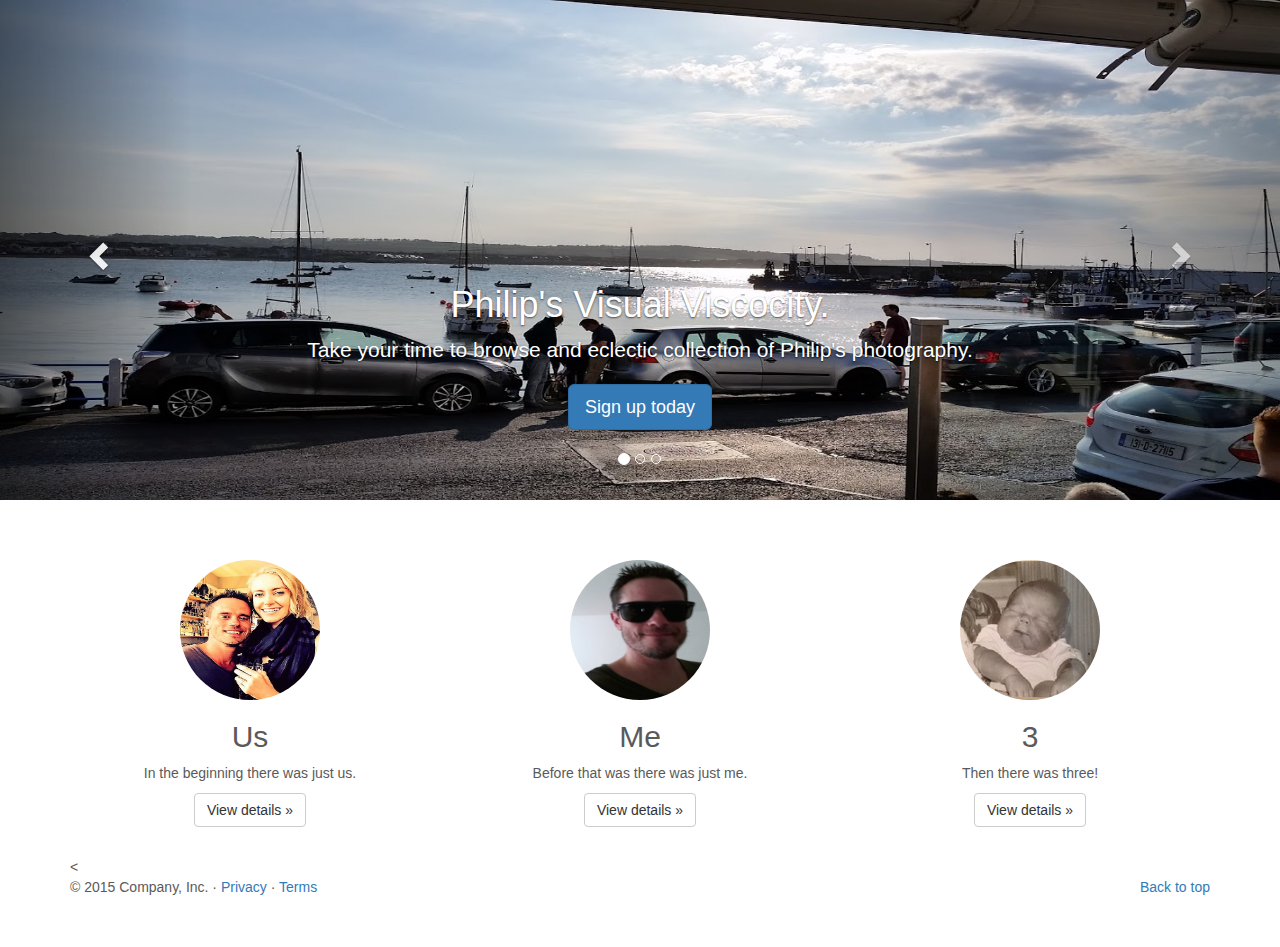
<file: philip.html>
<!DOCTYPE html>
<html lang="en">
  <head>
    <title>Philip the Person</title>
    <meta charset="utf-8">
    <meta http-equiv="X-UA-Compatible" content="IE=edge">
    <meta name="viewport" content="width=device-width, initial-scale=1">
    <!-- The above 3 meta tags *must* come first in the head; any other head content must come *after* these tags -->
    <link rel="icon" href="img/philipfavicon.ico">
    <!-- Bootstrap core CSS -->
    <link href="https://maxcdn.bootstrapcdn.com/bootstrap/3.3.7/css/bootstrap.min.css" rel="stylesheet" integrity="sha384-BVYiiSIFeK1dGmJRAkycuHAHRg32OmUcww7on3RYdg4Va+PmSTsz/K68vbdEjh4u" crossorigin="anonymous">
    <!--<link rel="stylesheet" href="css/main.css">-->
    <link rel="stylesheet" href="css/carousel.css">
    <link href="https://fonts.googleapis.com/css?family=Indie+Flower|Secular+One|Tillana" rel="stylesheet">
  
  </head>
<!-- NAVBAR
================================================== -->
  <body>
<!--
    <nav>
                <ul class="nav masthead-nav">
                  <li class="active"><a href="#">Timeline</a></li>
                  <li><a href="#">Family Tree</a></li>
                  <li><a href="#">Global</a></li>
                </ul>
              </nav>
    <div class="navbar-wrapper">
      <div class="container">

        <nav class="navbar navbar-inverse navbar-static-top">
          <div class="container">
            <div class="navbar-header">
              <button type="button" class="navbar-toggle collapsed" data-toggle="collapse" data-target="#navbar" aria-expanded="false" aria-controls="navbar">
                <span class="sr-only">Toggle navigation</span>
                <span class="icon-bar"></span>
                <span class="icon-bar"></span>
                <span class="icon-bar"></span>
              </button>
              <a class="navbar-brand" href="#">Project name</a>
            </div>
            <div id="navbar" class="navbar-collapse collapse">
              <ul class="nav navbar-nav">
                <li class="active"><a href="#">Home</a></li>
                <li><a href="#about">About</a></li>
                <li><a href="#contact">Contact</a></li>
                <li class="dropdown">
                  <a href="#" class="dropdown-toggle" data-toggle="dropdown" role="button" aria-haspopup="true" aria-expanded="false">Dropdown <span class="caret"></span></a>
                  <ul class="dropdown-menu">
                    <li><a href="#">Action</a></li>
                    <li><a href="#">Another action</a></li>
                    <li><a href="#">Something else here</a></li>
                    <li role="separator" class="divider"></li>
                    <li class="dropdown-header">Nav header</li>
                    <li><a href="#">Separated link</a></li>
                    <li><a href="#">One more separated link</a></li>
                  </ul>
                </li>
              </ul>
            </div>
          </div>
        </nav>

      </div>
    </div>
-->

    <!-- Carousel
    ================================================== -->
    <div id="myCarousel" class="carousel slide" data-ride="carousel">
      <!-- Indicators -->
      <ol class="carousel-indicators">
        <li data-target="#myCarousel" data-slide-to="0" class="active"></li>
        <li data-target="#myCarousel" data-slide-to="1"></li>
        <li data-target="#myCarousel" data-slide-to="2"></li>
      </ol>
      <div class="carousel-inner" role="listbox">
        <div class="item active">
          <img class="first-slide" src="img\skerriesharbour.jpg" alt="First slide">
          <div class="container">
            <div class="carousel-caption">
              <h1>Philip's Visual Viscocity.</h1>
              <p>Take your time to browse and eclectic collection of Philip's photography.</p>
              <p><a class="btn btn-lg btn-primary" href="#" role="button">Sign up today</a></p>
            </div>
          </div>
        </div>
        <div class="item">
          <img class="second-slide" src="img\time.jpe" alt="Second slide">
          <div class="container">
            <div class="carousel-caption">
              <h1>Timeline.</h1>
              <p>Let me take you for a ride on my timeline.</p>
              <p><a class="btn btn-lg btn-primary" href="timeline2.html" role="button">Let's Fly</a></p>
            </div>
          </div>
        </div>
        <div class="item">
          <img class="third-slide" src="img/oldMap.jpg" alt="Third slide">
          <div class="container">
            <div class="carousel-caption">
              <h1>Global Philip.</h1>
              <p>Explore a clickable map of my life and times and around the globe.</p>
              <p><a class="btn btn-lg btn-primary" href="#" role="button">Explore</a></p>
            </div>
          </div>
        </div>
      </div>
      <a class="left carousel-control" href="#myCarousel" role="button" data-slide="prev">
        <span class="glyphicon glyphicon-chevron-left" aria-hidden="true"></span>
        <span class="sr-only">Previous</span>
      </a>
      <a class="right carousel-control" href="#myCarousel" role="button" data-slide="next">
        <span class="glyphicon glyphicon-chevron-right" aria-hidden="true"></span>
        <span class="sr-only">Next</span>
      </a>
    </div><!-- /.carousel -->


    <!-- Marketing messaging and featurettes
    ================================================== -->
    <!-- Wrap the rest of the page in another container to center all the content. -->

    <div class="container marketing">

      <!-- Three columns of text below the carousel -->
      <div class="row">
        <div class="col-lg-4">
          <img class="img-circle" src="img\usaus.jpg" alt="Generic placeholder image" width="140" height="140">
          <h2>Us</h2>
          <p>In the beginning there was just us.</p>
          <p><a class="btn btn-default" href="#" role="button">View details &raquo;</a></p>
        </div><!-- /.col-lg-4 -->
        <div class="col-lg-4">
          <img class="img-circle" src="img\philmouth.gif" alt="Generic placeholder image" width="140" height="140">
          <h2>Me</h2>
          <p>Before that was there was just me.</p>
          <p><a class="btn btn-default" href="#" role="button">View details &raquo;</a></p>
        </div><!-- /.col-lg-4 -->
        <div class="col-lg-4">
          <img class="img-circle" src="img\philbaby.jpg" alt="Generic placeholder image" width="140" height="140">
          <h2>3</h2>
          <p>Then there was three!</p>
          <p><a class="btn btn-default" href="https://www.facebook.com/sinead.wilde?fref=ts" role="button">View details &raquo;</a></p>
        </div><!-- /.col-lg-4 -->
      </div><!-- /.row -->


      <<!-- START THE FEATURETTES -->
      <!--
<div class="jumbotron">
  
      <hr class="featurette-divider">

      <div class="row featurette">
        <div class="col-md-7">
          <h2 class="featurette-heading">Sydney. <span class="text-muted">It'll blow your mind.</span></h2>
          <p class="lead">Donec ullamcorper nulla non metus auctor fringilla. Vestibulum id ligula porta felis euismod semper. Praesent commodo cursus magna, vel scelerisque nisl consectetur. Fusce dapibus, tellus ac cursus commodo.</p>
        </div>
        <div class="col-md-5">
          <img class="featurette-image img-responsive center-block" src="img\sydharbeve.jpg" alt="Generic placeholder image">
        </div>
      </div>

      <hr class="featurette-divider">

      <div class="row featurette">
        <div class="col-md-7 col-md-push-5">
          <h2 class="featurette-heading">Wicklow is Wicked. <span class="text-muted">See for yourself.</span></h2>
          <p class="lead">Donec ullamcorper nulla non metus auctor fringilla. Vestibulum id ligula porta felis euismod semper. Praesent commodo cursus magna, vel scelerisque nisl consectetur. Fusce dapibus, tellus ac cursus commodo.</p>
        </div>
        <div class="col-md-5 col-md-pull-7">
          <img class="featurette-image img-responsive center-block" src="img\wickwaterfall.jpg" alt="Generic placeholder image">
        
      </div>

      <hr class="featurette-divider">

      <div class="row featurette">
        <div class="col-md-7">
          <h2 class="featurette-heading">Mexicooooh! <span class="text-muted">Checkmate.</span></h2>
          <p class="lead">Donec ullamcorper nulla non metus auctor fringilla. Vestibulum id ligula porta felis euismod semper. Praesent commodo cursus magna, vel scelerisque nisl consectetur. Fusce dapibus, tellus ac cursus commodo.</p>
        </div>
        <div class="col-md-5">
          <img class="featurette-image img-responsive center-block" src="img\mexinfin.jpg" alt="Generic placeholder image">
        </div>
      </div>

      <hr class="featurette-divider">
      </div>
    </div>
-->
      <!-- /END THE FEATURETTES -->


      <!-- FOOTER -->
      <footer>
        <p class="pull-right"><a href="#">Back to top</a></p>
        <p>&copy; 2015 Company, Inc. &middot; <a href="#">Privacy</a> &middot; <a href="#">Terms</a></p>
      </footer>

    </div><!-- /.container -->


    <!-- Bootstrap core JavaScript
    ================================================== -->
    <!-- Placed at the end of the document so the pages load faster -->
    <script src="https://ajax.googleapis.com/ajax/libs/jquery/2.2.4/jquery.min.js"></script>
    <script src="https://maxcdn.bootstrapcdn.com/bootstrap/3.3.7/js/bootstrap.min.js" integrity="sha384-Tc5IQib027qvyjSMfHjOMaLkfuWVxZxUPnCJA7l2mCWNIpG9mGCD8wGNIcPD7Txa" crossorigin="anonymous"></script>
    <!-- below lines from Bootstrap template commenting out for now
    <script>window.jQuery || document.write('<script src="../../assets/js/vendor/jquery.min.js"><\/script>')</script>
    <script src="../../dist/js/bootstrap.min.js"></script>
    Just to make our placeholder images work. Don't actually copy the next line!
    <script src="../../assets/js/vendor/holder.min.js"></script>
    IE10 viewport hack for Surface/desktop Windows 8 bug
    <script src="../../assets/js/ie10-viewport-bug-workaround.js"></script>-->
  </body>
  
</html>
</file>
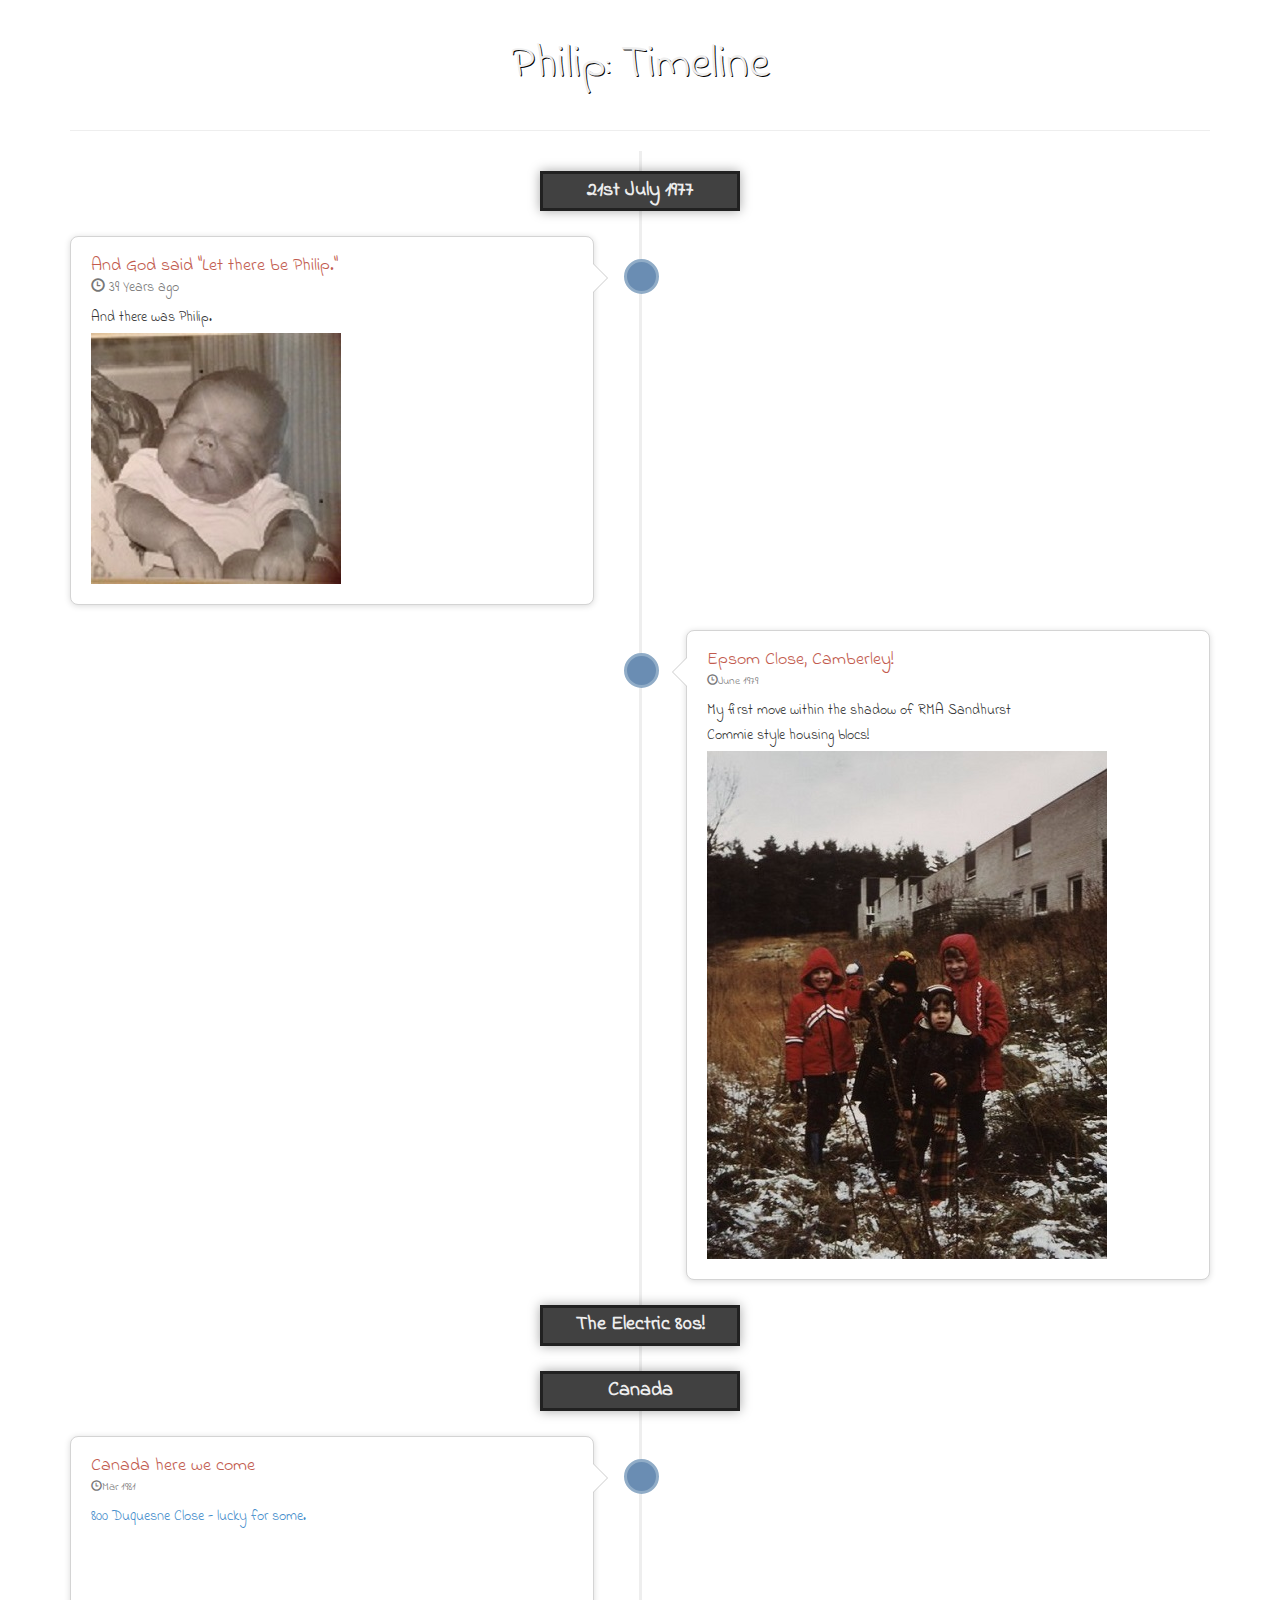
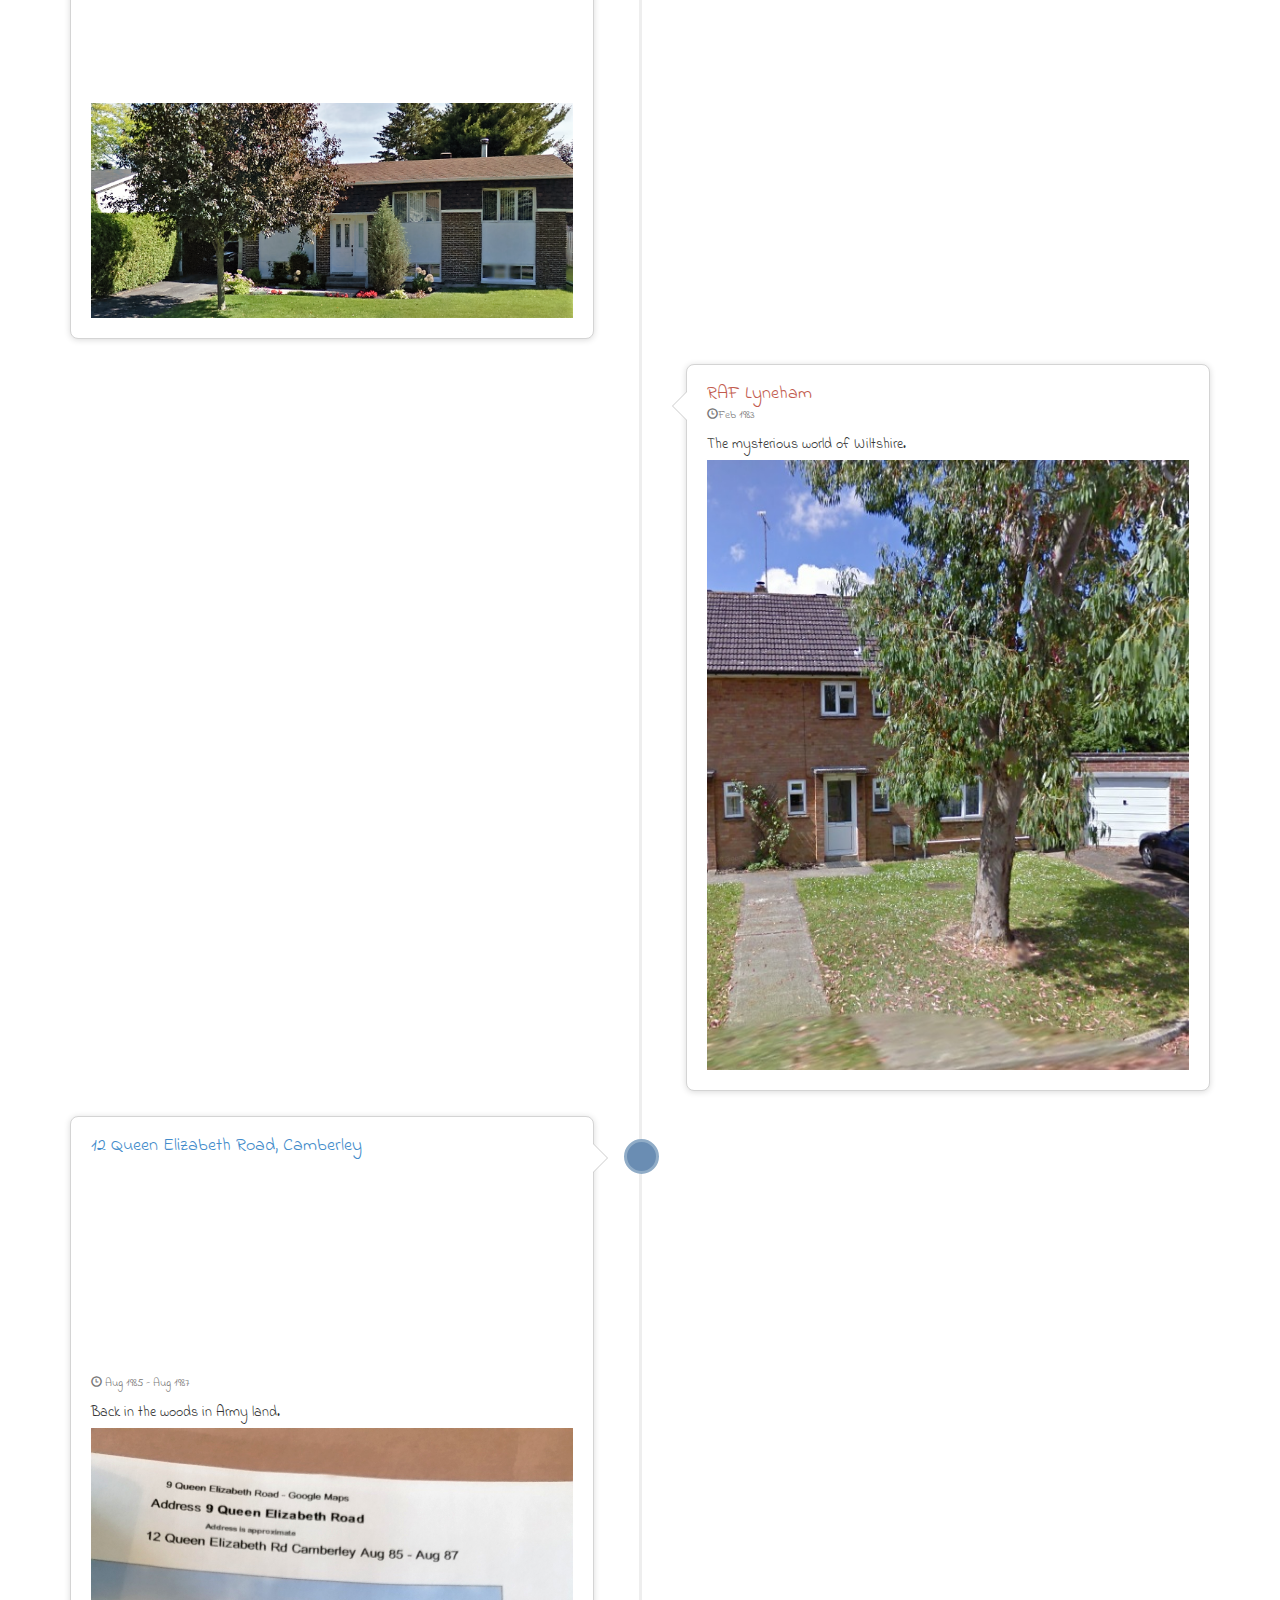
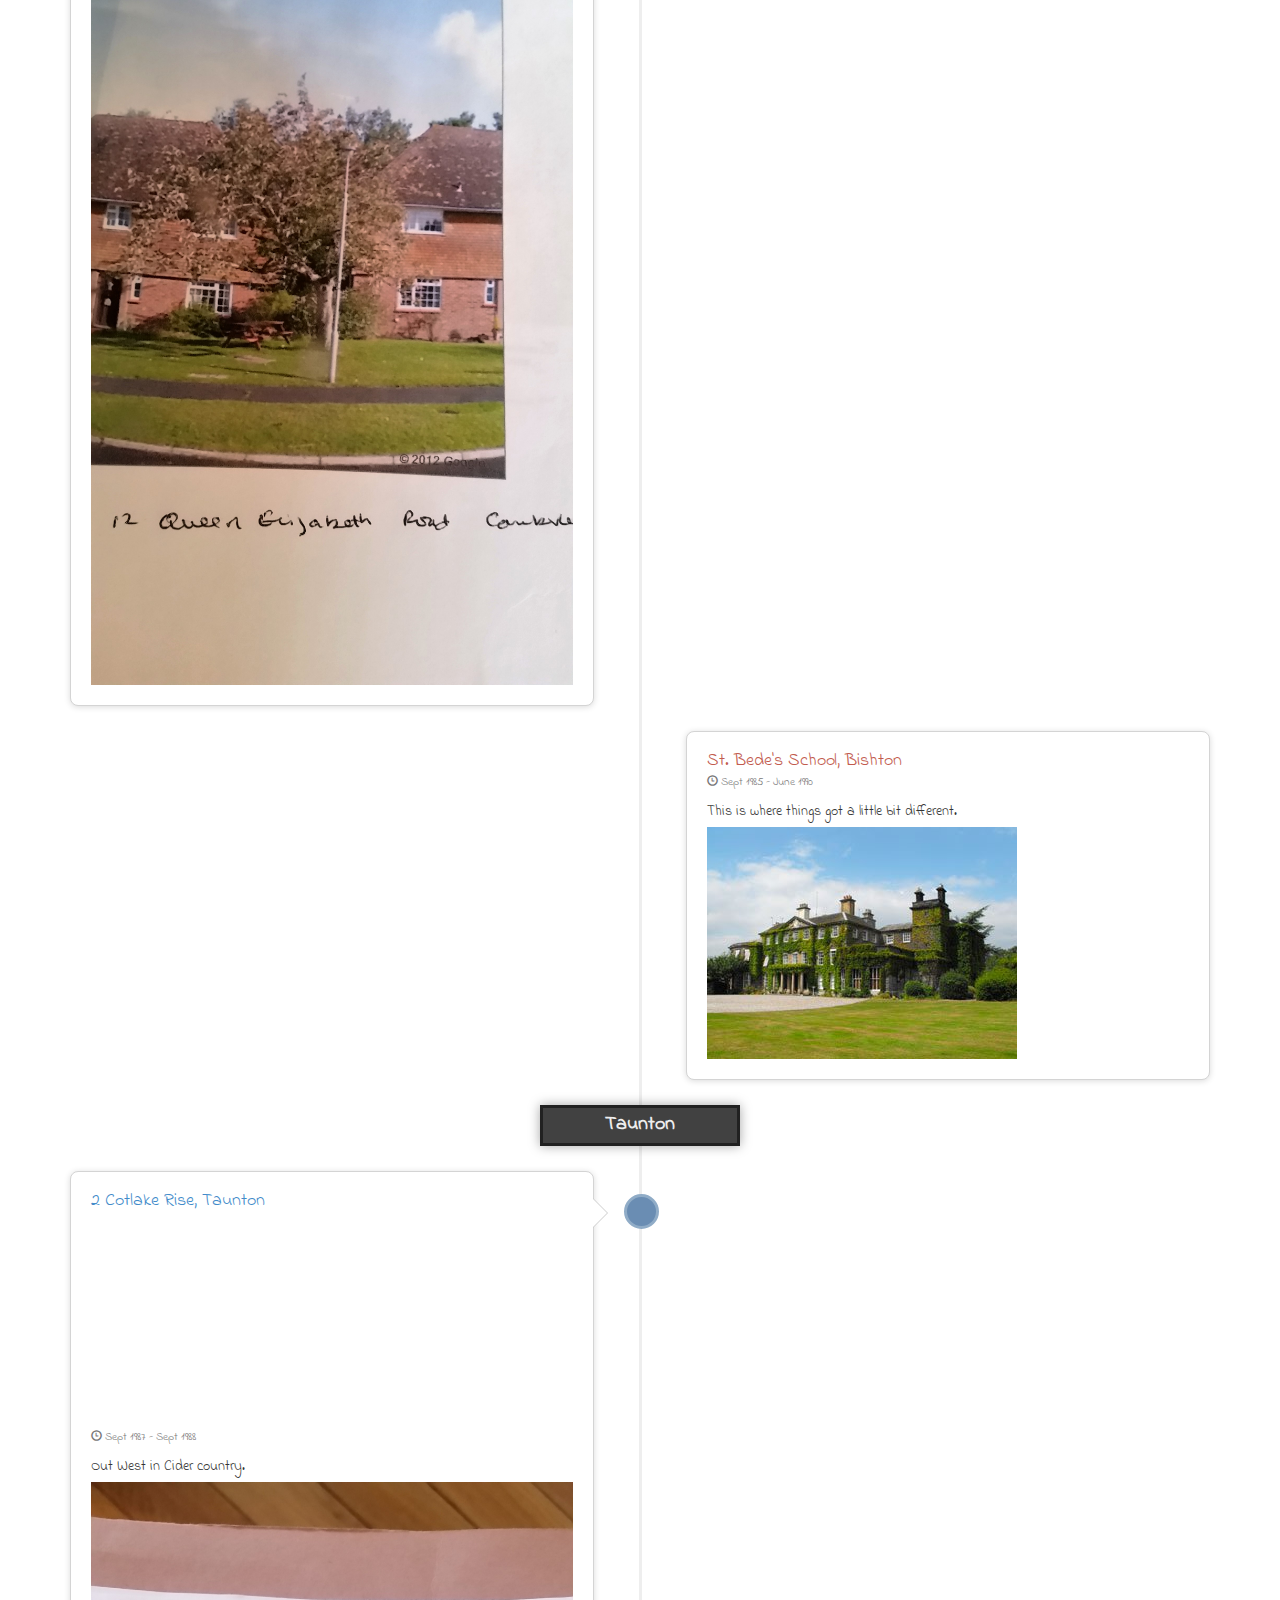
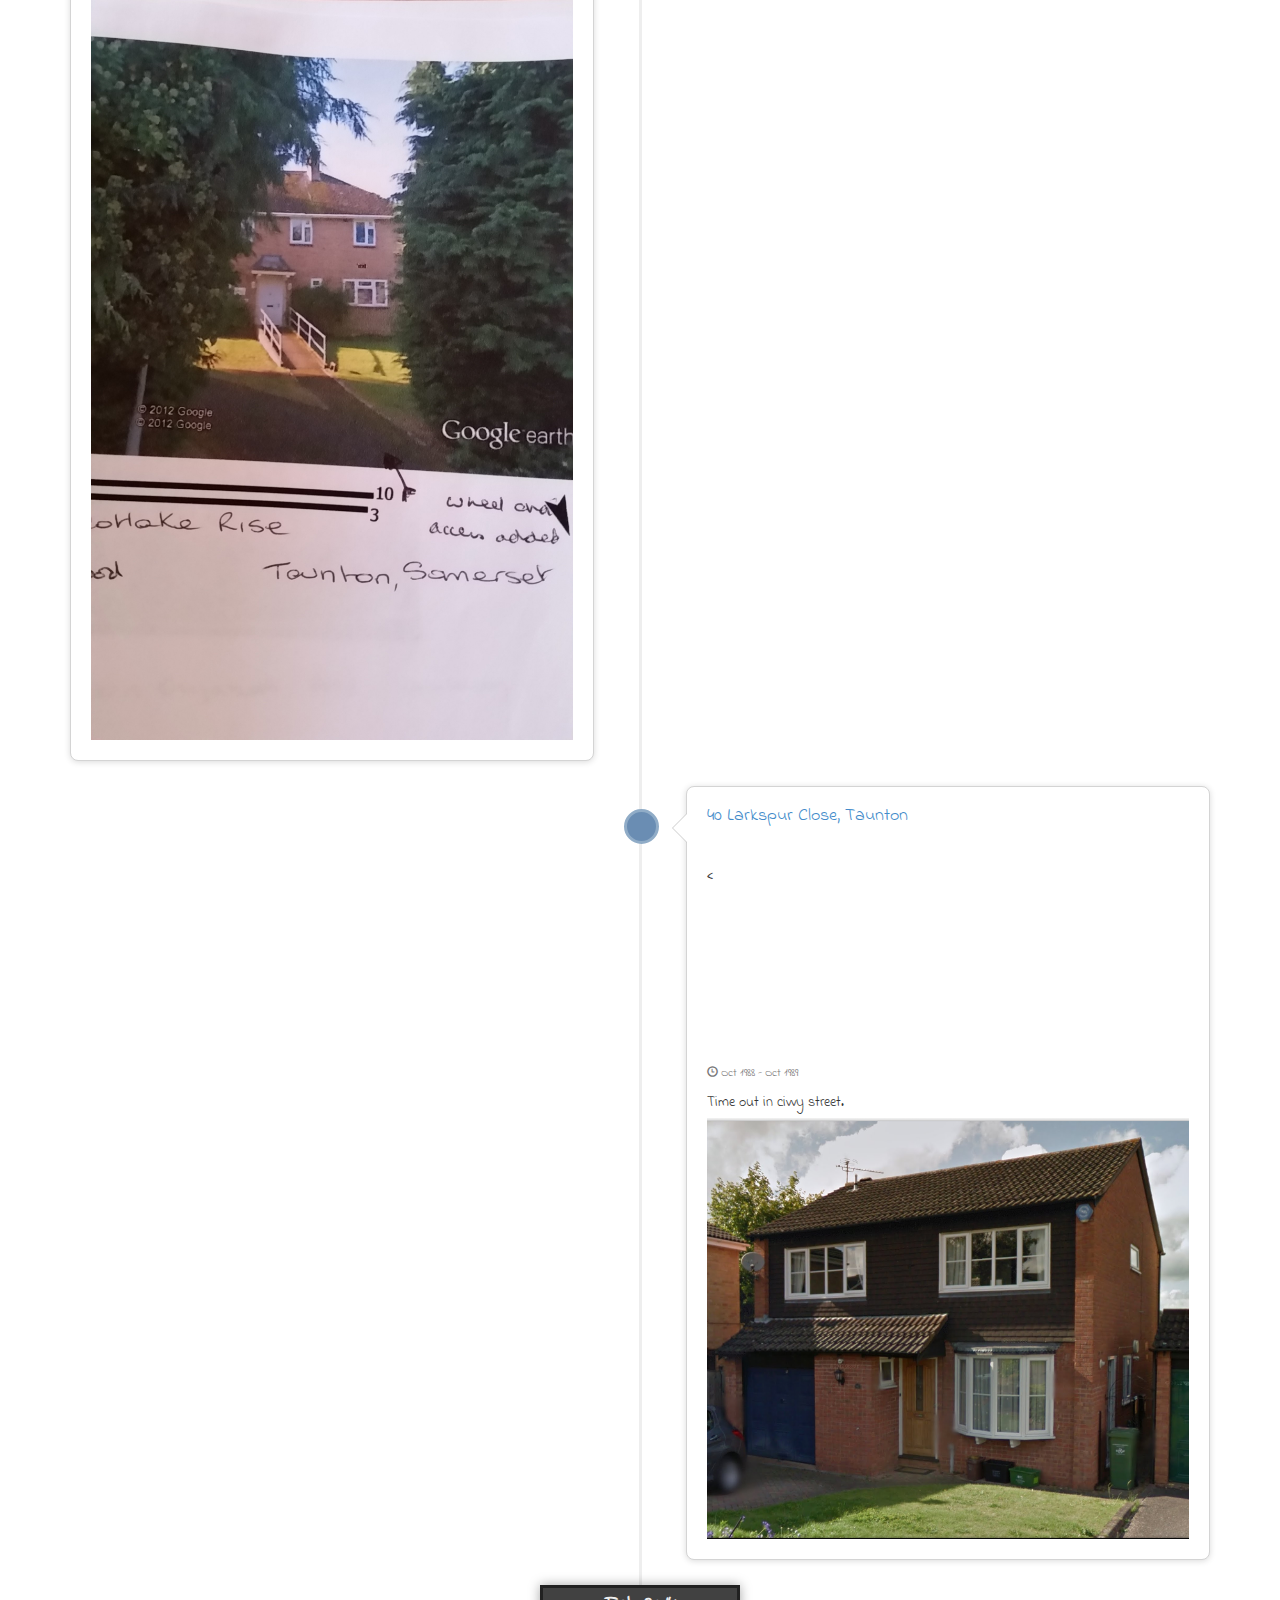
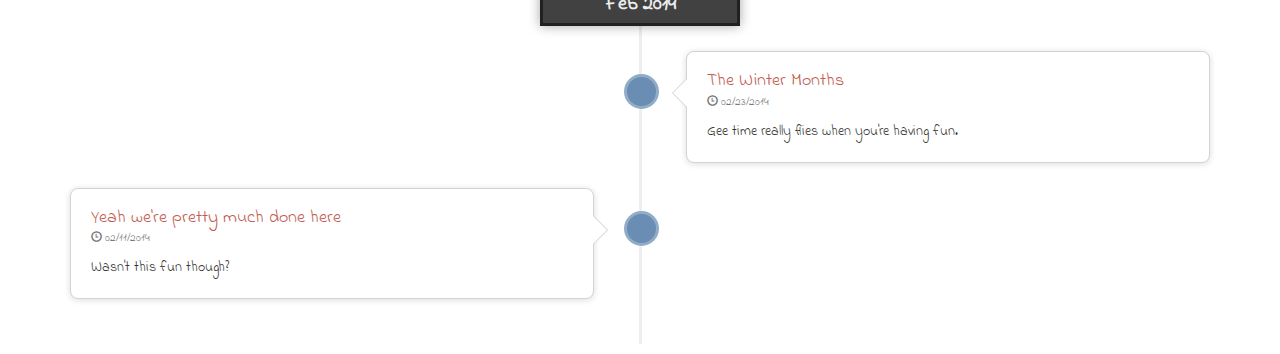
<file: timeline2.html>
<!doctype html>
<html lang="en">
<head>
  <meta charset="utf-8">
  <meta http-equiv="Content-Type" content="text/html">
  <link rel="icon" href="img/philipfavicon.ico">

  <title>Philip Timeline</title>
  <meta name="author" content="Philip Neeves">
  

  <link href="https://maxcdn.bootstrapcdn.com/bootstrap/3.3.7/css/bootstrap.min.css" rel="stylesheet" integrity="sha384-BVYiiSIFeK1dGmJRAkycuHAHRg32OmUcww7on3RYdg4Va+PmSTsz/K68vbdEjh4u" crossorigin="anonymous">
  <script src="https://maxcdn.bootstrapcdn.com/bootstrap/3.3.7/js/bootstrap.min.js" integrity="sha384-Tc5IQib027qvyjSMfHjOMaLkfuWVxZxUPnCJA7l2mCWNIpG9mGCD8wGNIcPD7Txa" crossorigin="anonymous"></script>
  <link rel="stylesheet" type="text/css" media="all" href="css/bootstrap-glyphicons.css">
  <link rel="stylesheet" type="text/css" media="all" href="css/styles.css">
  <link href="https://fonts.googleapis.com/css?family=Indie+Flower|Secular+One|Tillana" rel="stylesheet">
  <!--<link rel="stylesheet" href="css\main.css">
  <link rel="stylesheet" href="css\styles.css">-->
  
</head>

<body>
<div class="container">
  <header class="page-header">
    <h1>Philip: Timeline</h1>
  </header>
  
  <ul class="timeline">
    <li><div class="tldate">21st July 1977</div></li>
    
    <li>
      <div class="tl-circ"></div>
      <div class="timeline-panel">
        <div class="tl-heading">
          <h4>And God said "Let there be Philip."</h4>
          <p class="text-muted"><i class="glyphicon glyphicon-time"></i> 39 Years ago</p>
        </div>
        <div class="tl-body">
          <p>And there was Philip.</p>
          <p><a href="https://www.forces-war-records.co.uk/units/1847/bmh-rinteln/" target="_blank"><img src="img\philbaby.jpg" alt="Baby Philip"></a></p>
        </div>
      </div>
    </li>
    
    <li class="timeline-inverted">
      <div class="tl-circ"></div>
      <div class="timeline-panel">
        <div class="tl-heading">
          <h4>Epsom Close, Camberley!</h4>
          <p><small class="text-muted"><i class="glyphicon glyphicon-time"></i>June 1979</small></p>
        </div>
        <div class="tl-body">
          <p>My first move within the shadow of RMA Sandhurst</p>
            
          <p>Commie style housing blocs!</p>
          <p><a href="https://en.wikipedia.org/wiki/Royal_Military_Academy_Sandhurst" target="_blank"><img src="img\mecamboearly.jpg" alt="Epsom House"></a></p>
        </div>
      </div>
    </li>
    
    <li><div class="tldate">The Electric 80s!</div></li>
    <li><div class="tldate">Canada</div></li>
    <li>
      <div class="tl-circ"></div>
      <div class="timeline-panel">
        <div class="tl-heading">
          <h4>Canada here we come</h4>
          <p><small class="text-muted"><i class="glyphicon glyphicon-time"></i>Mar 1981</small></p>
        </div>
        <div class="tl-body">
          <p><a href="https://goo.gl/maps/f1awhBaVhfT2">800 Duquesne Close - lucky for some.</a></p>
          <iframe src="https://www.google.com/maps/embed?pb=!1m18!1m12!1m3!1d2747.391047139775!2d-73.36329187897408!3d45.53615353665094!2m3!1f0!2f0!3f0!3m2!1i1024!2i768!4f13.1!3m3!1m2!1s0x4cc9015ba83b2979%3A0x73d8483bc633e721!2s800+Rue+Duquesne%2C+Saint-Bruno-de-Montarville%2C+QC+J3V+3E6%2C+Canada!5e1!3m2!1sen!2sie!4v1473432344012" width="480" height="169" frameborder="0" style="border:0" allowfullscreen></iframe>
          <p><a href="http://www.sepaq.com/pq/msb/index.dot" target="_blank"><img src="img\duquesne3.png" alt="Canada"></a></p>
        </div>
      </div>
    </li>
    <li class="timeline-inverted">
      <div class="timeline-panel">
        <div class="tl-heading">
          <h4>RAF Lyneham</h4>
          <p><small class="text-muted"><i class="glyphicon glyphicon-time"></i>Feb 1983</small></p>
        </div>
        <div class="tl-body">
          <p>The mysterious world of Wiltshire</a>.</p>
          
          <p><a href="https://en.wikipedia.org/wiki/Lockheed_C-130_Hercules" target="_blank"><img src="img\eider.png" alt="C-130 Hercules"></p>
        </div>
      </div>
    </li>
    <li>
      <div class="tl-circ"></div>
      <div class="timeline-panel">
        <div class="tl-heading">
          <h4><a href="https://goo.gl/maps/X5xASLrJuTr" target="_blank">12 Queen Elizabeth Road, Camberley</a></h4>
          <br></br>
          <div><iframe src="https://www.google.com/maps/embed?pb=!1m18!1m12!1m3!1d2721.920798988732!2d-0.7453067000000035!3d51.3512169!2m3!1f0!2f0!3f0!3m2!1i1024!2i768!4f13.1!3m3!1m2!1s0x48767ffa357f8a61%3A0x63226b9395ed0a2a!2s12+Queen+Elizabeth+Rd%2C+Camberley+GU15+4NF%2C+UK!5e1!3m2!1sen!2sie!4v1473400110504" width="480" height="169" frameborder="0" style="border:0" allowfullscreen></iframe></div>
          <p><small class="text-muted"><i class="glyphicon glyphicon-time"></i> Aug 1985 - Aug 1987</small></p>
        </div>
        <div class="tl-body">
          <p>Back in the woods in Army land.</p>
          <p><a href="http://www.surreywildlifetrust.org/reserves/barossa" target="_blank"><img src="img\QE2RD.jpg" alt="Queen Elizabeth Road"></a></p>
        </div>
      </div>
    </li>
    <li class="timeline-inverted">
      <div class="timeline-panel noarrow">
        <div class="tl-heading">
          <h4>St. Bede's School, Bishton</h4>
          <p><small class="text-muted"><i class="glyphicon glyphicon-time"></i> Sept 1985 - June 1990</small></p>
        </div>
        <div class="tl-body">
          <p>This is where things got a little bit different.</p>
          <p><a href="http://www.saintbedes.co.uk/" target="_blank"><img src="img\bishtonhall.jpg" alt="St. Bede's School"></p>
        </div>
      </div>
    </li>
    <li><div class="tldate">Taunton</div></li>
    <li>
      <div class="tl-circ"></div>
      <div class="timeline-panel">
        <div class="tl-heading">
          <h4><a href="https://goo.gl/maps/jSKK2s1QkPL2" target="_blank">2 Cotlake Rise, Taunton</a></h4>
          <br></br>
          <div><iframe src="https://www.google.com/maps/embed?pb=!1m18!1m12!1m3!1d1417.0501364757783!2d-3.110564563692455!3d50.99903113857462!2m3!1f0!2f0!3f0!3m2!1i1024!2i768!4f13.1!3m3!1m2!1s0x486df4ec25eec837%3A0x85fa168beabb6558!2s2+Cotlake+Rise%2C+Taunton+TA1+4RD%2C+UK!5e1!3m2!1sen!2sie!4v1473402670704" width="480" height="169" frameborder="0" style="border:0" allowfullscreen></iframe></div>
          <p><small class="text-muted"><i class="glyphicon glyphicon-time"></i> Sept 1987 - Sept 1988</small></p>
        </div>
        <div class="tl-body">
          <p>Out West in Cider country.</p>
          <p><a href="https://en.wikipedia.org/wiki/Taunton" target="_blank"><img src="img\cottaunt.jpg" alt="Cotlake Rise"></a></p>
        </div>
      </div>
    </li>
    <li class="timeline-inverted">
      <div class="tl-circ"></div>
      <div class="timeline-panel">
        <div class="tl-heading">
          <h4><a href="https://goo.gl/maps/vhg7bCCCkYS2" target="_blank">40 Larkspur Close, Taunton</a></h4>
          <br></br>
          <div><<iframe src="https://www.google.com/maps/embed?pb=!1m18!1m12!1m3!1d1417.6891594130104!2d-3.0839782869510084!3d51.002761871149026!2m3!1f0!2f0!3f0!3m2!1i1024!2i768!4f13.1!3m3!1m2!1s0x486df51b343d42c7%3A0x9b27a4233f10f189!2s40+Larkspur+Cl%2C+Taunton+TA1+3XA%2C+UK!5e1!3m2!1sen!2sie!4v1473405824070" width="480" height="169" frameborder="0" style="border:0" allowfullscreen></iframe></div>
          <p><small class="text-muted"><i class="glyphicon glyphicon-time"></i> Oct 1988 - Oct 1989</small></p>
        </div>
        <div class="tl-body">
          <p>Time out in civvy street.</p>
          <p><a href="https://en.wikipedia.org/wiki/Taunton" target="_blank"><img src="img\larktaunt.png" alt="Cotlake Rise"></a></p>
        </div>
      </div>
    </li>
    <li><div class="tldate">Feb 2014</div></li>
    
    <li class="timeline-inverted">
      <div class="tl-circ"></div>
      <div class="timeline-panel">
        <div class="tl-heading">
          <h4>The Winter Months</h4>
          <p><small class="text-muted"><i class="glyphicon glyphicon-time"></i> 02/23/2014</small></p>
        </div>
        <div class="tl-body">
          <p>Gee time really flies when you're having fun.</p>
        </div>
      </div>
    </li>
    <li>
      <div class="tl-circ"></div>
      <div class="timeline-panel">
        <div class="tl-heading">
          <h4>Yeah we're pretty much done here</h4>
          <p><small class="text-muted"><i class="glyphicon glyphicon-time"></i> 02/11/2014</small></p>
        </div>
        <div class="tl-body">
          <p>Wasn't this fun though?</p>
        </div>
      </div>
    </li>
  </ul>
</div>
<script src="https://ajax.googleapis.com/ajax/libs/jquery/1.12.0/jquery.min.js"></script>
</body>
</html>
</file>
<file: css/main.css>
html, body {
  margin: 0;
  padding: 0;
  height: 100%;
    
  font-family: 'Indie Flower', cursive;
}

/*
 * Globals
 */

 /*
 * Base structure
 */

body {
  color: #fff;
  text-align: center;
  text-shadow: 0 1px 3px rgba(0,0,0,.5);
  background: url("../img/sunSea.jpeg") center center fixed; 
  -webkit-background-size: cover;
  -moz-background-size: cover;
  -o-background-size: cover;
  background-size: cover;
}

/* Links */
a,
a:focus {
  color: #FFF;
  
}

a:hover {
  /*box-shadow: 0 0 2px 1px rgba(0, 140, 186, 0.5);*/
  text-decoration: none;
  border-style: none;
  color: 23527c;
}

/* Custom default button */
.btn-default,
.btn-default:hover,
.btn-default:focus {
  color: #333;
  text-shadow: none; /* Prevent inheritence from `body` */
  background-color: #FAEA8E;
  border: 1px solid #fff;
}

.btn-default:hover {
  background-color: transparent;
}

h1.cover-heading {
  font-size: 3em;
}



/* Extra markup and styles for table-esque vertical and horizontal centering*/
.site-wrapper {
  display: table;
  width: 100%;
  height: 100%;
  min-height: 100%;
  -webkit-box-shadow: inset 0 0 100px rgba(0,0,0,.5);
          box-shadow: inset 0 0 100px rgba(0,0,0,.5);
}

.site-wrapper-inner {
  display: table-cell;
  vertical-align: top;
}

.cover-container {
  margin-right: auto;
  margin-left: auto;

}

/*
#P1, #P2 {
  font-family: arial; 
  color: black;
}
*/

/* Padding for spacing  */
.inner {
/*  position: relative; */
  padding: 30px;
}

/*
 * Header
 */
.masthead-brand {
  float: left;
  margin-top: 2px;
  margin-bottom: 2px;
  font-size: 3.5em;
}


/*.masthead-nav > li {
  display: inline-block;
}
.masthead-nav > li + li {
  margin-left: 20px;
}
.masthead-nav > li > a {
  padding-right: 0;
  padding-left: 0;
  font-size: 16px;
  font-weight: bold;
  color: #fff; /* IE8 proofing
  color: rgba(255,255,255,.75);
  border-bottom: 2px solid transparent;
}
.masthead-nav > li > a:hover,
.masthead-nav > li > a:focus {
  background-color: transparent;
  border-bottom-color: #a9a9a9;
  border-bottom-color: rgba(255,255,255,.25);
}
.masthead-nav > .active > a,
.masthead-nav > .active > a:hover,
.masthead-nav > .active > a:focus {
  color: #fff;
  border-bottom-color: #fff;
}*/

/*Portfolio display
*/

/*.masthead {
  margin-bottom: 400px;
}*/

.headerApp {
  display: none;
  font-size: 2.5em;
}

.container {
  width: 100%;
  /*margin-left: auto;
  margin-right: auto; */
}

.supporting {
  margin-left: auto;
  margin-right: auto;
}

.main-page {
  padding-bottom: 4em;
}

/* Landing page pre-transition */
.img-thumbnail {
  display: none;
  height: 10px;
  width: 10px;
  
}

/* Displays project images post-transition */
.img-thumbnail2 {
  height: 100%;
  width: 100%;
  margin-bottom: 5px;
  transition: height 2s, width 2s;
  text-align: center;

}

/* Remove border and add padding to thumbnails */
.thumbnail {
    display: none;
    height: 75%;
    width: 75%;
    padding: 5px;
    border: none;
    border-radius: 0;
    margin-left: auto;
    margin-right: auto;
    opacity: 0.9;
    color: #000;
    background-color: #FFF;
}

.thumbnail p {
    margin-top: 15px;
    color: #555;
}

.thumbnail:hover, 
.thumbnail:focus {
    cursor: pointer;
    text-shadow: none; /* Prevent inheritence from `body` */
    color: inherit;
    opacity: 0.9;
    filter: drop-shadow(10px 10px 20px red);
    color: #FFF;
    background-color: #000;
}

.thumb-header: {
  height: 25%;
  width: 75%;
  background-color: #000;
  color: #FFF;
  cursor: default;
}

.thumb-header: hover {
  height: 25%;
  width: 75%;
  background-color: #000;
  color: #FFF;
  cursor: default;
  opacity: 0.5;
}

/* Black buttons with extra padding and without rounded borders */
.btn {
    padding: 10px 20px;
    background-color: #333;
    color: #f1f1f1;
    border-radius: 0;
    transition: .2s;
}

/* On hover, the color of .btn will transition to white with black text */
.btn:hover, 
.btn:focus {
    border: 1px solid #333;
    background-color: #fff;
    text-shadow: none; /* Prevent inheritence from `body` */
    color: #000;
}

/* Add a dark gray background color to the modal header and center text */
.modal-header, h4, .close {
    background-color: #FA9F0C;
    color: #fff !important;
    text-align: center;
    font-size: 30px;
}

.modal-body {
  background-color: #A62616;
}

.modal-header, .modal-body {
    padding: 20px 25px;
}

.modal-link {
  margin-bottom: 5px;
}

#appear {
  margin-bottom: 10px;
}

.popover, 
.popover h3.title, 
.popover .content { 
  font-size: 14px; 
  color: black;
}

/*
 * Cover
 */

.cover {
  padding: 0 20px;
  margin-top: 100px;
}

.cover .btn-lg {
/*  padding: 10px 20px;*/
  font-weight: bold;

}

/*
 * Footer
 */
.mastfoot {
  /*color: #999; /* IE8 proofing */
  /*color: rgba(255,255,255,.5);*/
  position: fixed;
  bottom: 0;
  width: 100%;
}

.footer {
  display: none;
  background: #000000;
  color: #0393ff;
  width: 100%;
  height: 8%;
  opacity: 0.2%;
  bottom: 0;
  position: fixed;
}

/*.footer address {
  margin-top: 1em;
}*/

.footer img {
  height: 2em;
  width: 3em;
}

.footer .col-md-4 {
  margin-top: 1em;
  margin-bottom: 1em;
}

.copyright {
  display: none;
}

/*
 * Affix and center
 */

 /* This is from medium/tablet size up to full laptop width (min-width 992px) between 768px and 992px-------*/

@media (min-width: 768px) {
  /* Pull out the header and footer */
  .masthead {
    position: fixed;
    top: 0;
  }

  /*.inner {
    margin-top: 20px;
  } */

  .mastfoot {
    display: block;
    bottom: 0;
    width: 100%;
    position: fixed;
    bottom: 0;
  }

  .masthead-brand {
    float: left;
  }
  /*.masthead-nav {
    float: right;
  }*/

 /* .headerApp {
    position: relative;
    float: right;
   /* margin-bottom: 100px;
    padding-bottom: 100px;
  }*/

  .cover {
  padding: 0 20px;
  margin-top: 200px;
  }

  h1.cover-heading {
  font-size: 6em;
  }

  .img-thumbnail2 {
    height: 100%;
    width: 100%;

    margin: 0 auto 0;
    text-align: center;
  }

  .thumbnail {
    height: 300px;
    width: 100%;
  }

  .thumb-header {
    height: 5em;
    background-color: #000;
    color: #FFF;
    opacity: 0.9;
  }

  .thumb-header: hover {
    background-color: #000;
    color: #FFF;
    opacity: 0.9;
    cursor: default;
  }

  .supporting {
    width: 100%;
    margin-top: 200px;
  }

  .footer {
    height: 7.5%;
  }

  .copyright {
    display: inline;
  }

  /* Start the vertical centering */
  .site-wrapper-inner {
    vertical-align: middle;
  }
  /* Handle the widths */
  .masthead,
  .mastfoot,
  .cover-container {
    width: 100%; /* Must be percentage or pixels for horizontal alignment */
  }

}
/*--------------------------------------------------------------------------------------------------------*/

/* CUSTOMIZE THE NAVBAR
-------------------------------------------------- */

/* Special class on .container surrounding .navbar, used for positioning it into place.
.navbar-wrapper {
  position: absolute;
  top: 0;
  right: 0;
  left: 0;
  z-index: 20;
}

/* Flip around the padding for proper display in narrow viewports
.navbar-wrapper > .container {
  padding-right: 0;
  padding-left: 0;
}
.navbar-wrapper .navbar {
  padding-right: 15px;
  padding-left: 15px;
}
.navbar-wrapper .navbar .container {
  width: auto;
}

/* carousel already referenced at carousel.css
.carousel {
  height: 50%;
  margin-bottom: 0px;
}
/* Since positioning the image, we need to help out the caption
.carousel-caption {
  z-index: 10;
}

 Declare heights because of positioning of img element 
.carousel .item {
  height: 500px;
  background-color: #777;
}

.carousel-inner {
  height: 50%;
}
.carousel-inner > .item > img {
  position: absolute;
  top: 0;
  left: 0;
  min-width: 100%;
  height: 800px;
}
*/



/* MARKETING CONTENT
-------------------------------------------------- */

/* Center align the text within the three columns below the carousel */
/*.marketing .col-lg-4 {
  margin-bottom: 20px;
  text-align: center;
}
.marketing h2 {
  font-weight: normal;
}
.marketing .col-lg-4 p {
  margin-right: 10px;
  margin-left: 10px;
}*/


/* Featurettes
------------------------- 

.featurette-divider {
  margin: 80px 0; /* Space out the Bootstrap <hr> more */
  
}

/* Thin out the marketing headings*/
.featurette-heading {
  font-weight: 300;
  line-height: 1;
  letter-spacing: -1px;
}

/*
.jumbotron {
  background-image: url(https://images.unsplash.com/photo-1438618849391-f906e5dd634f?ixlib=rb-0.3.5&q=80&fm=jpg&crop=entropy&s=8e912444ec45c8c0f4cf69b439c4afd7);
}*/


/* RESPONSIVE CSS
--------------------------------------------------

@media (min-width: 768px) {
  /* Navbar positioning foo
  .navbar-wrapper {
    margin-top: 20px;
  }
  .navbar-wrapper .container {
    padding-right: 15px;
    padding-left: 15px;
  }
  .navbar-wrapper .navbar {
    padding-right: 0;
    padding-left: 0;
  }

  /* The navbar becomes detached from the top, so we round the corners
  .navbar-wrapper .navbar {
    border-radius: 4px;
  }

  /* Bump up size of carousel content
  .carousel-caption p {
    margin-bottom: 20px;
    font-size: 21px;
    line-height: 1.4;
  }

  .featurette-heading {
    font-size: 50px;
  }
}

@media (min-width: 992px) {
  .featurette-heading {
    margin-top: 120px;
  }
}
*/



/*------------THIS IS THE SCREEN AT FULL LAPTOP WIDTH 992px----------------------- */

@media (min-width: 992px) {
 /* .col-md-4 {
    margin: 0 auto 0;
    text-align: center;
    width: 100%;
  }
  .cards img {
    width: 60%;
  }*/
  .footer {
    display: none;
    height: 7.5%;
  }
  .masthead,
  .mastfoot,
  .cover-container {
    width: 100%;
  }
  .masthead-brand {
    font-size: 8em;
  }
  .headerApp {
    font-size: 7em;
    margin-right: 2em;
  }

  .supporting {
    width: 90%;
  }

  .img-thumbnail2 {
    width: 100%;
    height: 100%;
  }
}
/*---------------------------------------------------------------------------- */
</file>
<file: css/carousel.css>
/* GLOBAL STYLES
-------------------------------------------------- */
/* Padding below the footer and lighter body text */

body {
  padding-bottom: 40px;
  color: #5a5a5a;
}


/* CUSTOMIZE THE NAVBAR
-------------------------------------------------- */

/* Special class on .container surrounding .navbar, used for positioning it into place. */
.navbar-wrapper {
  position: absolute;
  top: 0;
  right: 0;
  left: 0;
  z-index: 20;
}

/* Flip around the padding for proper display in narrow viewports */
.navbar-wrapper > .container {
  padding-right: 0;
  padding-left: 0;
}
.navbar-wrapper .navbar {
  padding-right: 15px;
  padding-left: 15px;
}
.navbar-wrapper .navbar .container {
  width: auto;
}


/* CUSTOMIZE THE CAROUSEL
-------------------------------------------------- */

/* Carousel base class */
.carousel {
  height: 500px;
  margin-bottom: 60px;
}
/* Since positioning the image, we need to help out the caption */
.carousel-caption {
  z-index: 10;
}

/* Declare heights because of positioning of img element */
.carousel .item {
  height: 500px;
  background-color: #777;
}
.carousel-inner > .item > img {
  position: absolute;
  top: 0;
  left: 0;
  min-width: 100%;
  height: 500px;
}


/* MARKETING CONTENT
-------------------------------------------------- */

/* Center align the text within the three columns below the carousel */
.marketing .col-lg-4 {
  margin-bottom: 20px;
  text-align: center;
}
.marketing h2 {
  font-weight: normal;
}
.marketing .col-lg-4 p {
  margin-right: 10px;
  margin-left: 10px;
}


/* Featurettes
------------------------- */

.featurette-divider {
  margin: 80px 0; /* Space out the Bootstrap <hr> more */
}

/* Thin out the marketing headings */
.featurette-heading {
  font-weight: 300;
  line-height: 1;
  letter-spacing: -1px;
}


/* RESPONSIVE CSS
-------------------------------------------------- */

@media (min-width: 768px) {
  /* Navbar positioning foo */
  .navbar-wrapper {
    margin-top: 20px;
  }
  .navbar-wrapper .container {
    padding-right: 15px;
    padding-left: 15px;
  }
  .navbar-wrapper .navbar {
    padding-right: 0;
    padding-left: 0;
  }

  /* The navbar becomes detached from the top, so we round the corners */
  .navbar-wrapper .navbar {
    border-radius: 4px;
  }

  /* Bump up size of carousel content */
  .carousel-caption p {
    margin-bottom: 20px;
    font-size: 21px;
    line-height: 1.4;
  }

  .featurette-heading {
    font-size: 50px;
  }
}

@media (min-width: 992px) {
  .featurette-heading {
    margin-top: 120px;
  }
}
</file>
<file: css/styles.css>
body { background-image: url(https://images.unsplash.com/photo-1414058862086-136de6c98e99?ixlib=rb-0.3.5&q=80&fm=jpg&crop=entropy&s=07b0dfa340fe81f3d179b3eb2ec16fee);
  height: 100%;  
font-family: 'Indie Flower', cursive; }

img { border: 0; max-width: 100%; }

.page-header h1 {
  font-size: 3.26em;
  text-align: center;
  color: #efefef;
  text-shadow: 1px 1px 0 #000;
}

/** timeline box structure **/
.timeline {
  list-style: none;
  padding: 20px 0 20px;
  position: relative;
}

.timeline:before {
  top: 0;
  bottom: 0;
  position: absolute;
  content: " ";
  width: 3px;
  background-color: #eee;
  left: 50%;
  margin-left: -1.5px;
}

.tldate {
  display: block;
  width: 200px;
  background: #414141;
  border: 3px solid #212121;
  color: #ededed;
  margin: 0 auto;
  padding: 3px 0;
  font-weight: bold;
  font-size: 20px;
  text-align: center;
  -webkit-box-shadow: 0 0 11px rgba(0,0,0,0.35);
}

.timeline li {
  margin-bottom: 25px;
  position: relative;
}

.timeline li:before, .timeline li:after {
  content: " ";
  display: table;
}
.timeline li:after {
  clear: both;
}
.timeline li:before, .timeline li:after {
  content: " ";
  display: table;
}

/** timeline panels **/
.timeline li .timeline-panel {
  width: 46%;
  float: left;
  background: #fff;
  border: 1px solid #d4d4d4;
  padding: 20px;
  position: relative;
  -webkit-border-radius: 8px;
  -moz-border-radius: 8px;
  border-radius: 8px;
  -webkit-box-shadow: 0 1px 6px rgba(0, 0, 0, 0.15);
  -moz-box-shadow: 0 1px 6px rgba(0, 0, 0, 0.15);
  box-shadow: 0 1px 6px rgba(0, 0, 0, 0.15);
}

/** panel arrows **/
.timeline li .timeline-panel:before {
  position: absolute;
  top: 26px;
  right: -15px;
  display: inline-block;
  border-top: 15px solid transparent;
  border-left: 15px solid #ccc;
  border-right: 0 solid #ccc;
  border-bottom: 15px solid transparent;
  content: " ";
}

.timeline li .timeline-panel:after {
  position: absolute;
  top: 27px;
  right: -14px;
  display: inline-block;
  border-top: 14px solid transparent;
  border-left: 14px solid #fff;
  border-right: 0 solid #fff;
  border-bottom: 14px solid transparent;
  content: " ";
}
.timeline li .timeline-panel.noarrow:before, .timeline li .timeline-panel.noarrow:after {
  top:0;
  right:0;
  display: none;
  border: 0;
}

.timeline li.timeline-inverted .timeline-panel {
  float: right;
}

.timeline li.timeline-inverted .timeline-panel:before {
  border-left-width: 0;
  border-right-width: 15px;
  left: -15px;
  right: auto;
}

.timeline li.timeline-inverted .timeline-panel:after {
  border-left-width: 0;
  border-right-width: 14px;
  left: -14px;
  right: auto;
}


/** timeline circle icons **/
.timeline li .tl-circ {
  position: absolute;
  top: 23px;
  left: 50%;
  text-align: center;
  background: #6a8db3;
  color: #fff;
  width: 35px;
  height: 35px;
  line-height: 35px;
  margin-left: -16px;
  border: 3px solid #90acc7;
  border-top-right-radius: 50%;
  border-top-left-radius: 50%;
  border-bottom-right-radius: 50%;
  border-bottom-left-radius: 50%;
  z-index: 99999;
}


/** timeline content **/

.tl-heading h4 {
  margin: 0;
  color: #c25b4e;
}

.tl-body p, .tl-body ul {
  margin-bottom: 0;
}

.tl-body > p + p {
  margin-top: 5px;
}

/** media queries **/
@media (max-width: 991px) {
  .timeline li .timeline-panel {
    width: 44%;
  }
}

@media (max-width: 700px) {
  .page-header h1 { font-size: 1.8em; }
  
  ul.timeline:before {
    left: 40px;
  }
  
  .tldate { width: 140px; }

  ul.timeline li .timeline-panel {
    width: calc(100% - 90px);
    width: -moz-calc(100% - 90px);
    width: -webkit-calc(100% - 90px);
  }

  ul.timeline li .tl-circ {
    top: 22px;
    left: 22px;
    margin-left: 0;

  }
  ul.timeline > li > .tldate {
    margin: 0;
  }

  ul.timeline > li > .timeline-panel {
    float: right;
  }

  ul.timeline > li > .timeline-panel:before {
    border-left-width: 0;
    border-right-width: 15px;
    left: -15px;
    right: auto;
  }

  ul.timeline > li > .timeline-panel:after {
    border-left-width: 0;
    border-right-width: 14px;
    left: -14px;
    right: auto;
  }
}
</file>
